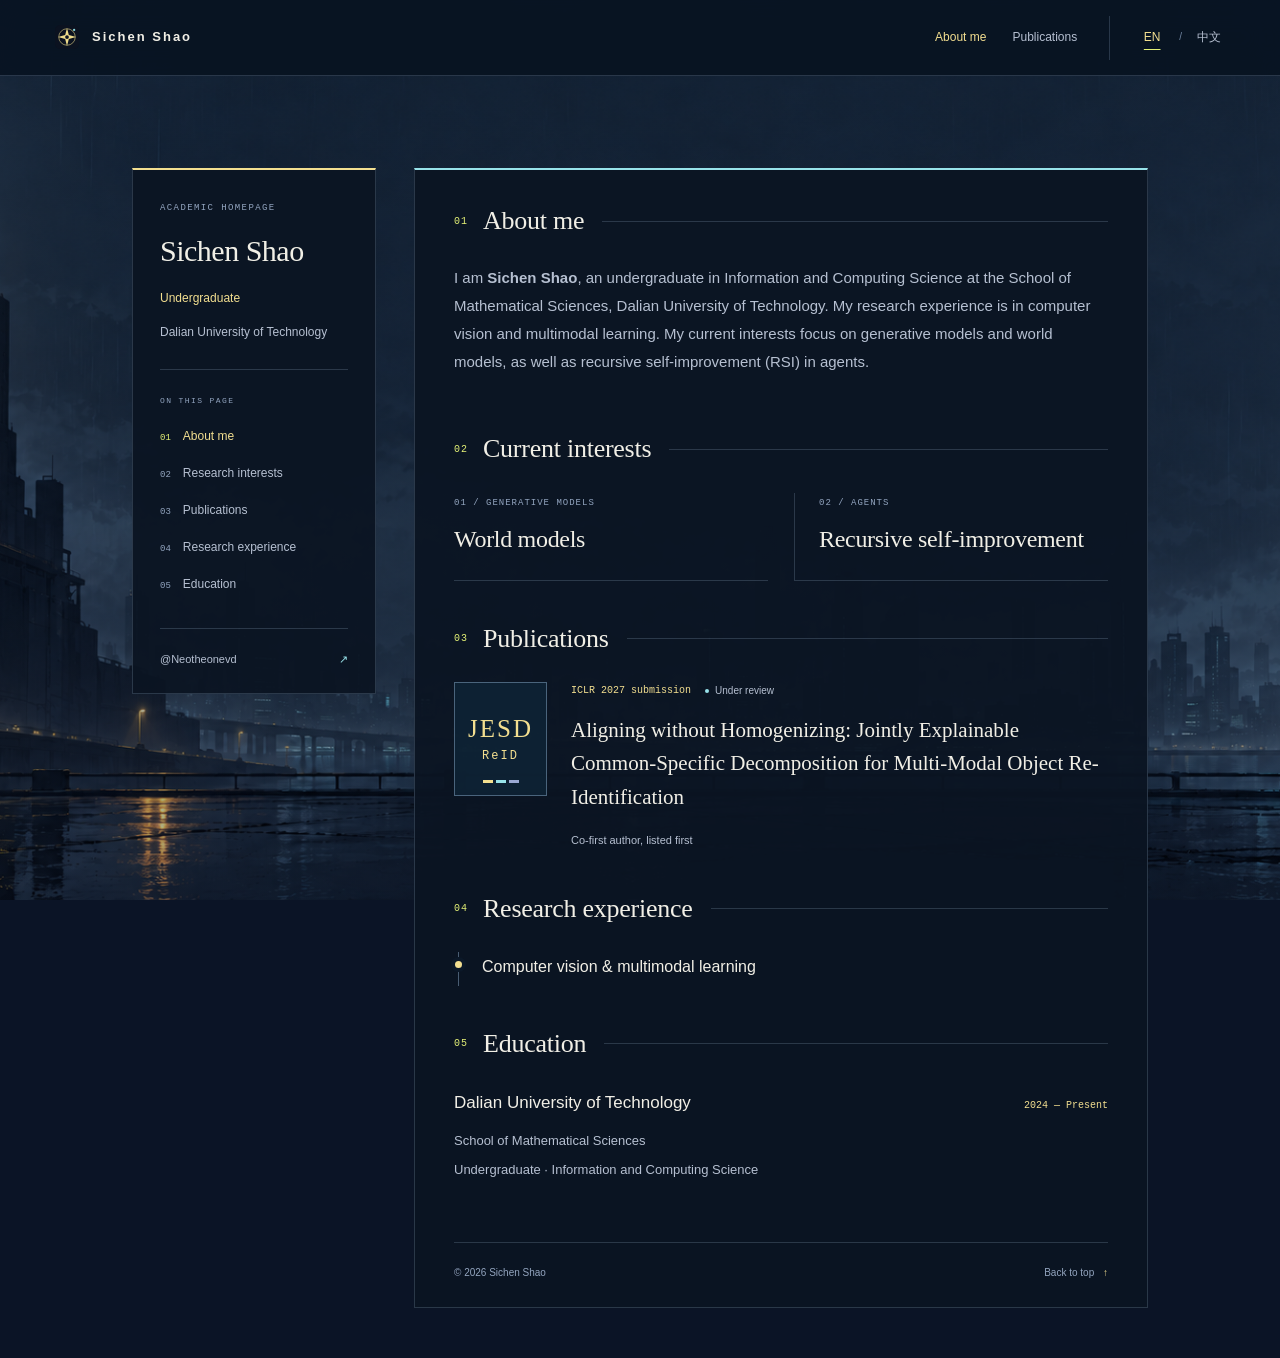
<file: index.html>
<!doctype html>
<html lang="en">
<head>
  <meta charset="utf-8">
  <meta name="viewport" content="width=device-width, initial-scale=1">
  <meta name="theme-color" content="#0b1220">
  <meta name="description" content="Sichen Shao, an undergraduate at Dalian University of Technology. Research interests: computer vision, multimodal learning, world models, and agent self-improvement.">
  <meta property="og:title" content="Sichen Shao">
  <meta property="og:type" content="website">
  <meta property="og:image" content="https://neotheonevd.github.io/assets/rain-city-david-lucy-v3.png">
  <title>Sichen Shao · ACADEMIC HOMEPAGE</title>
  <link rel="canonical" href="https://neotheonevd.github.io/">
  <link rel="alternate" hreflang="en" href="https://neotheonevd.github.io/">
  <link rel="alternate" hreflang="zh-CN" href="https://neotheonevd.github.io/zh/">
  <link rel="icon" href="assets/star.svg" type="image/svg+xml">
  <link rel="preload" as="image" href="assets/rain-city-david-lucy-v3.png">
  <link rel="stylesheet" href="styles.css">
  <script src="site.js" defer></script>
</head>
<body>
  <div class="site-background" aria-hidden="true"></div>
  <a class="skip-link" href="#main">Skip to content</a>
  <header class="masthead">
    <a class="wordmark" href="#top" aria-label="Home"><img src="assets/star.svg" width="24" height="24" alt=""><span>Sichen Shao</span></a>
    <div class="header-actions"><nav class="top-nav" aria-label="ON THIS PAGE"><a href="#about">About me</a><a href="#publications">Publications</a></nav>
      <nav class="language-switch" aria-label="Language"><a href="./" lang="en" hreflang="en" data-language-link aria-current="page">EN</a><span aria-hidden="true">/</span><a href="zh/" lang="zh-CN" hreflang="zh-CN" data-language-link>中文</a></nav>
    </div>
  </header>
  <div class="page-shell" id="top">
    <aside class="sidebar" aria-label="ACADEMIC HOMEPAGE">
      <div class="identity"><p class="eyebrow">ACADEMIC HOMEPAGE</p><h1>Sichen Shao</h1><p class="role">Undergraduate</p><p class="affiliation">Dalian University of Technology</p></div>
      <nav class="side-nav" aria-label="ON THIS PAGE"><p class="eyebrow">ON THIS PAGE</p><a href="#about" aria-current="location"><span>01</span>About me</a>
<a href="#research"><span>02</span>Research interests</a>
<a href="#publications"><span>03</span>Publications</a>
<a href="#experience"><span>04</span>Research experience</a>
<a href="#education"><span>05</span>Education</a></nav>
      <a class="sidebar-github" href="https://github.com/Neotheonevd" target="_blank" rel="noopener noreferrer"><span>@Neotheonevd</span><span aria-hidden="true">↗</span></a>
    </aside>
    <main id="main" tabindex="-1">
      <section class="section about-section" id="about" aria-labelledby="about-title"><div class="section-heading"><span class="section-number">01</span><h2 id="about-title">About me</h2><span class="heading-line"></span></div>
        <div class="about-copy">
          <p>I am <strong>Sichen Shao</strong>, an undergraduate in Information and Computing Science at the School of Mathematical Sciences, <a href="https://www.dlut.edu.cn/" target="_blank" rel="noopener noreferrer">Dalian University of Technology</a>. My research experience is in computer vision and multimodal learning. My current interests focus on generative models and world models, as well as recursive self-improvement (RSI) in agents.</p>
        </div>
      </section>
      <section class="section" id="research" aria-labelledby="research-title"><div class="section-heading"><span class="section-number">02</span><h2 id="research-title">Current interests</h2><span class="heading-line"></span></div>
        <div class="interest-grid"><article class="interest"><p class="interest-kicker">01 / GENERATIVE MODELS</p><h3>World models</h3></article><article class="interest"><p class="interest-kicker">02 / AGENTS</p><h3>Recursive self-improvement</h3></article></div>
      </section>
      <section class="section" id="publications" aria-labelledby="publications-title"><div class="section-heading"><span class="section-number">03</span><h2 id="publications-title">Publications</h2><span class="heading-line"></span></div>
        <article class="publication"><div class="publication-mark" aria-hidden="true"><span>JESD</span><small>ReID</small><div class="modality-bars"><i></i><i></i><i></i></div></div><div class="publication-body"><div class="publication-meta"><span class="venue">ICLR 2027 submission</span><span class="review-status"><span></span>Under review</span></div><h3>Aligning without Homogenizing: Jointly Explainable Common-Specific Decomposition for Multi-Modal Object Re-Identification</h3><p class="authorship">Co-first author, listed first</p>
          <!-- The owner will supply any additional paper description. -->
        </div></article>
      </section>
      <section class="section" id="experience" aria-labelledby="experience-title"><div class="section-heading"><span class="section-number">04</span><h2 id="experience-title">Research experience</h2><span class="heading-line"></span></div>
        <div class="experience-entry"><span class="timeline-point" aria-hidden="true"></span><h3>Computer vision & multimodal learning</h3>
          <!-- The owner will supply research experience details. -->
        </div>
      </section>
      <section class="section" id="education" aria-labelledby="education-title"><div class="section-heading"><span class="section-number">05</span><h2 id="education-title">Education</h2><span class="heading-line"></span></div>
        <div class="education-entry"><div class="education-top"><h3>Dalian University of Technology</h3><span class="education-date">2024 — Present</span></div><p>School of Mathematical Sciences</p><p>Undergraduate · Information and Computing Science</p></div>
      </section>
      <footer class="footer"><span>© <span id="year">2026</span> Sichen Shao</span><a href="#top">Back to top <span aria-hidden="true">↑</span></a></footer>
    </main>
  </div>
</body>
</html>
</file>
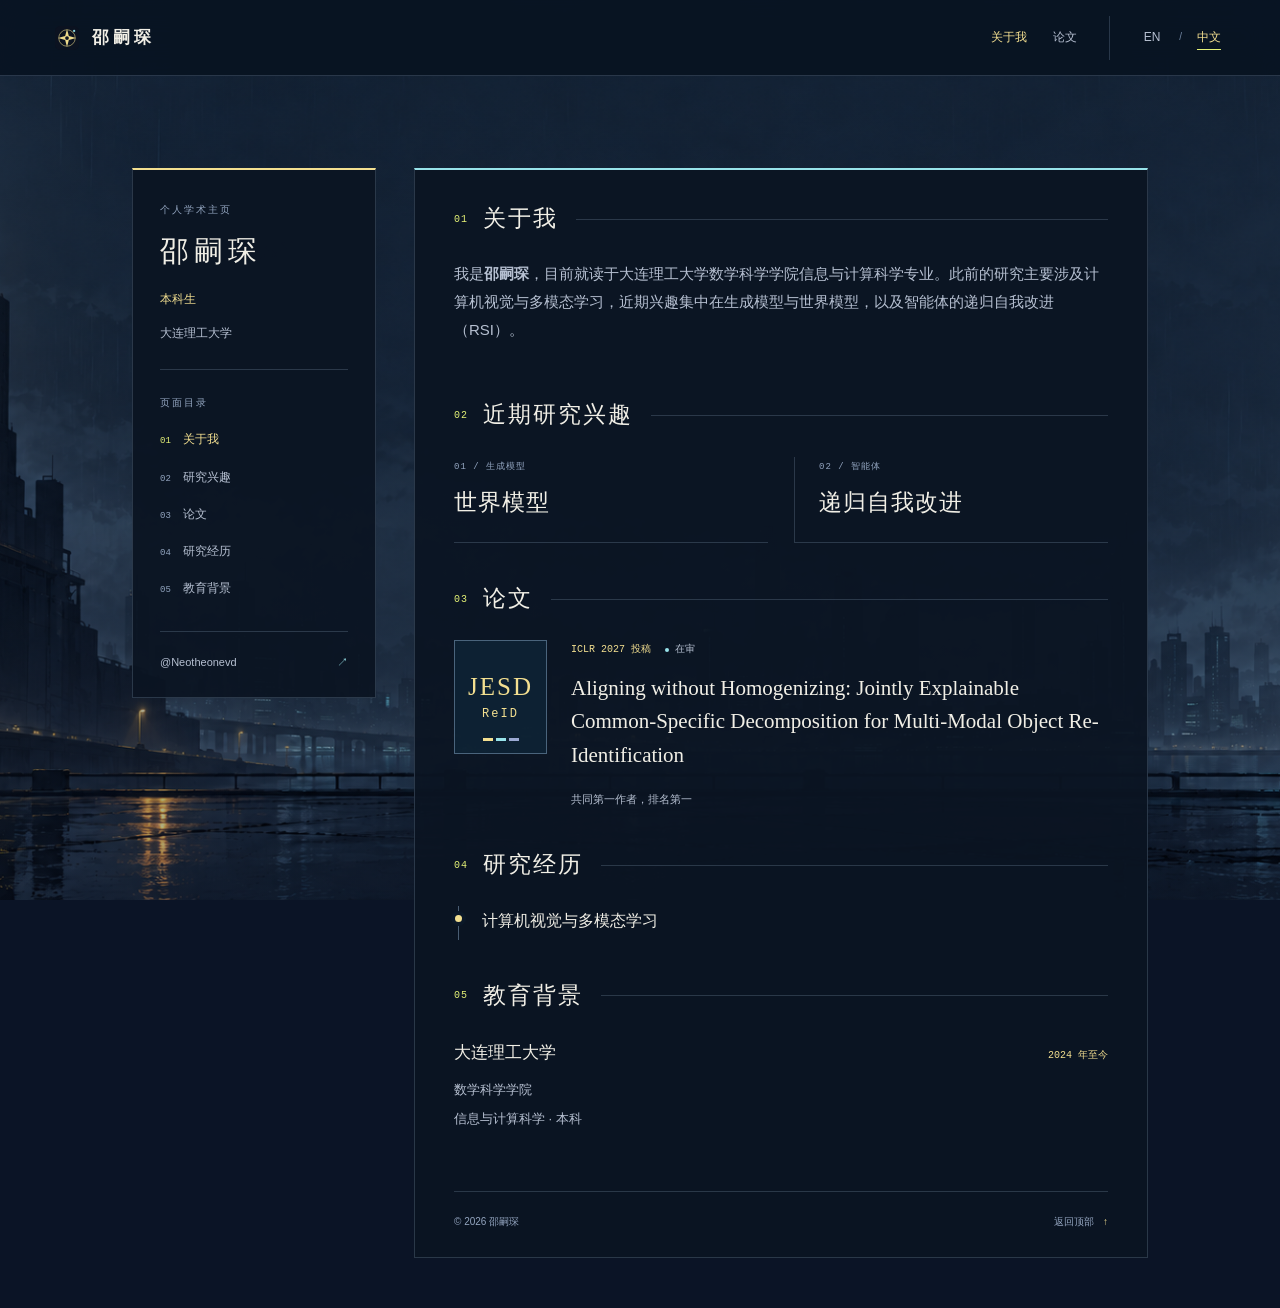
<file: zh/index.html>
<!doctype html>
<html lang="zh-CN">
<head>
  <meta charset="utf-8">
  <meta name="viewport" content="width=device-width, initial-scale=1">
  <meta name="theme-color" content="#0b1220">
  <meta name="description" content="邵嗣琛，大连理工大学信息与计算科学专业本科生。此前从事计算机视觉与多模态学习研究，近期关注生成模型、世界模型与智能体的递归自我改进。">
  <meta property="og:title" content="邵嗣琛">
  <meta property="og:type" content="website">
  <meta property="og:image" content="https://neotheonevd.github.io/assets/rain-city-david-lucy-v3.png">
  <title>邵嗣琛 · 个人学术主页</title>
  <link rel="canonical" href="https://neotheonevd.github.io/zh/">
  <link rel="alternate" hreflang="en" href="https://neotheonevd.github.io/">
  <link rel="alternate" hreflang="zh-CN" href="https://neotheonevd.github.io/zh/">
  <link rel="icon" href="../assets/star.svg" type="image/svg+xml">
  <link rel="preload" as="image" href="../assets/rain-city-david-lucy-v3.png">
  <link rel="stylesheet" href="../styles.css">
  <script src="../site.js" defer></script>
</head>
<body>
  <div class="site-background" aria-hidden="true"></div>
  <a class="skip-link" href="#main">跳转正文</a>
  <header class="masthead">
    <a class="wordmark" href="#top" aria-label="首页"><img src="../assets/star.svg" width="24" height="24" alt=""><span>邵嗣琛</span></a>
    <div class="header-actions"><nav class="top-nav" aria-label="页面目录"><a href="#about">关于我</a><a href="#publications">论文</a></nav>
      <nav class="language-switch" aria-label="Language"><a href="../" lang="en" hreflang="en" data-language-link>EN</a><span aria-hidden="true">/</span><a href="./" lang="zh-CN" hreflang="zh-CN" data-language-link aria-current="page">中文</a></nav>
    </div>
  </header>
  <div class="page-shell" id="top">
    <aside class="sidebar" aria-label="个人学术主页">
      <div class="identity"><p class="eyebrow">个人学术主页</p><h1>邵嗣琛</h1><p class="role">本科生</p><p class="affiliation">大连理工大学</p></div>
      <nav class="side-nav" aria-label="页面目录"><p class="eyebrow">页面目录</p><a href="#about" aria-current="location"><span>01</span>关于我</a>
<a href="#research"><span>02</span>研究兴趣</a>
<a href="#publications"><span>03</span>论文</a>
<a href="#experience"><span>04</span>研究经历</a>
<a href="#education"><span>05</span>教育背景</a></nav>
      <a class="sidebar-github" href="https://github.com/Neotheonevd" target="_blank" rel="noopener noreferrer"><span>@Neotheonevd</span><span aria-hidden="true">↗</span></a>
    </aside>
    <main id="main" tabindex="-1">
      <section class="section about-section" id="about" aria-labelledby="about-title"><div class="section-heading"><span class="section-number">01</span><h2 id="about-title">关于我</h2><span class="heading-line"></span></div>
        <div class="about-copy">
          <p>我是<strong>邵嗣琛</strong>，目前就读于<a href="https://www.dlut.edu.cn/" target="_blank" rel="noopener noreferrer">大连理工大学</a>数学科学学院信息与计算科学专业。此前的研究主要涉及计算机视觉与多模态学习，近期兴趣集中在生成模型与世界模型，以及智能体的递归自我改进（RSI）。</p>
        </div>
      </section>
      <section class="section" id="research" aria-labelledby="research-title"><div class="section-heading"><span class="section-number">02</span><h2 id="research-title">近期研究兴趣</h2><span class="heading-line"></span></div>
        <div class="interest-grid"><article class="interest"><p class="interest-kicker">01 / 生成模型</p><h3>世界模型</h3></article><article class="interest"><p class="interest-kicker">02 / 智能体</p><h3>递归自我改进</h3></article></div>
      </section>
      <section class="section" id="publications" aria-labelledby="publications-title"><div class="section-heading"><span class="section-number">03</span><h2 id="publications-title">论文</h2><span class="heading-line"></span></div>
        <article class="publication"><div class="publication-mark" aria-hidden="true"><span>JESD</span><small>ReID</small><div class="modality-bars"><i></i><i></i><i></i></div></div><div class="publication-body"><div class="publication-meta"><span class="venue">ICLR 2027 投稿</span><span class="review-status"><span></span>在审</span></div><h3>Aligning without Homogenizing: Jointly Explainable Common-Specific Decomposition for Multi-Modal Object Re-Identification</h3><p class="authorship">共同第一作者，排名第一</p>
          <!-- The owner will supply any additional paper description. -->
        </div></article>
      </section>
      <section class="section" id="experience" aria-labelledby="experience-title"><div class="section-heading"><span class="section-number">04</span><h2 id="experience-title">研究经历</h2><span class="heading-line"></span></div>
        <div class="experience-entry"><span class="timeline-point" aria-hidden="true"></span><h3>计算机视觉与多模态学习</h3>
          <!-- The owner will supply research experience details. -->
        </div>
      </section>
      <section class="section" id="education" aria-labelledby="education-title"><div class="section-heading"><span class="section-number">05</span><h2 id="education-title">教育背景</h2><span class="heading-line"></span></div>
        <div class="education-entry"><div class="education-top"><h3>大连理工大学</h3><span class="education-date">2024 年至今</span></div><p>数学科学学院</p><p>信息与计算科学 · 本科</p></div>
      </section>
      <footer class="footer"><span>© <span id="year">2026</span> 邵嗣琛</span><a href="#top">返回顶部 <span aria-hidden="true">↑</span></a></footer>
    </main>
  </div>
</body>
</html>
</file>
<file: styles.css>
@charset "UTF-8";
:root{color-scheme:dark;--text:#f1efe6;--muted:#b6c0d1;--faint:#93a5bf;--line:#a3c2dd35;--gold:#f3df90;--cyan:#98e3ea;--acid:#e4f176;--serif:Georgia,'Times New Roman','Noto Serif SC','Songti SC',serif;--sans:'Segoe UI','PingFang SC','Microsoft YaHei',sans-serif;--mono:'Cascadia Code',Consolas,monospace}
*{box-sizing:border-box}html{scroll-behavior:smooth;scroll-padding-top:112px}body{margin:0;background:#0b1426;color:var(--text);font:15px/1.85 var(--sans);-webkit-font-smoothing:antialiased}.site-background{position:fixed;inset:0;z-index:-1;pointer-events:none;background:linear-gradient(#07132630,#050d1f52),url('assets/rain-city-david-lucy-v3.png') center/cover no-repeat}a{color:inherit;text-decoration:none}a:focus-visible{outline:2px solid var(--acid);outline-offset:5px}::selection{background:var(--gold);color:#0b1426}p{margin:0 0 16px}.skip-link{position:fixed;top:-80px;left:20px;padding:10px 18px;z-index:100;background:var(--gold);color:#0b1426}.skip-link:focus{top:10px}
.masthead{position:sticky;top:0;z-index:10;display:flex;align-items:center;justify-content:space-between;height:76px;padding:0 4.3%;border-bottom:1px solid var(--line);background:#081322e8;backdrop-filter:blur(16px)}.wordmark{display:flex;align-items:center;gap:13px;font-size:13px;letter-spacing:2px;font-weight:600}html[lang="zh-CN"] .wordmark{font-size:17px;letter-spacing:4px}.header-actions{display:flex;align-items:center;gap:32px}.top-nav{display:flex;gap:26px;font-size:12px;color:var(--muted)}.top-nav a:hover,.top-nav .nav-active{color:var(--gold)}.language-switch{display:flex;align-items:center;gap:11px;border-left:1px solid var(--line);padding-left:26px;font-size:12px}.language-switch>a{min-width:32px;min-height:44px;display:flex;align-items:center;justify-content:center;color:var(--muted)}.language-switch>a[aria-current]{color:var(--gold);text-decoration:underline;text-decoration-color:var(--acid);text-underline-offset:8px}.language-switch>span{color:#7288a3;font-size:10px}
.page-shell{display:grid;grid-template-columns:244px minmax(0,900px);gap:38px;max-width:1330px;padding:48px 42px 50px;margin:auto;align-items:start}.sidebar{position:sticky;top:112px;padding:31px 27px 24px;border:1px solid var(--line);border-top:2px solid var(--gold);background:#081425df;backdrop-filter:blur(12px)}.identity{padding-bottom:25px;border-bottom:1px solid var(--line)}.eyebrow{color:var(--faint);font:9px/1.7 var(--mono);letter-spacing:1.4px;margin-bottom:15px}html[lang="zh-CN"] .eyebrow{letter-spacing:2px;font-family:var(--sans);font-size:10px}h1{font:400 30px/1.3 var(--serif);letter-spacing:-.5px;margin:0 0 17px}html[lang="zh-CN"] h1{font-size:29px;letter-spacing:5px}.role{font-size:12px;color:var(--gold);margin:0 0 13px}.affiliation{font-size:12px;color:var(--muted);line-height:1.8;margin:0}.side-nav{display:flex;flex-direction:column;margin-top:24px}.side-nav>.eyebrow{margin-bottom:10px;font-size:8px}.side-nav>a{display:flex;align-items:baseline;gap:12px;color:var(--muted);font-size:12px;padding:9px 0;line-height:1.6}.side-nav>a>span{color:var(--faint);font:9px var(--mono)}.side-nav>a[aria-current],.side-nav>a:hover{color:var(--gold)}.side-nav>a[aria-current]>span{color:var(--acid)}.sidebar-github{display:flex;justify-content:space-between;gap:10px;border-top:1px solid var(--line);margin-top:24px;padding-top:20px;font-size:11px;color:var(--muted)}.sidebar-github>span:last-child{color:var(--cyan)}.sidebar-github:hover{color:var(--gold)}
main{min-width:0;padding:33px 39px 0;background:#081425df;border:1px solid var(--line);border-top:2px solid var(--cyan);backdrop-filter:blur(12px)}.section{padding:32px 0 8px;scroll-margin-top:28px}.about-section{padding-top:0}.section-heading{display:flex;align-items:center;gap:15px;margin-bottom:25px}.section-number{color:var(--acid);font:10px var(--mono);letter-spacing:1px}.section-heading h2{margin:0;font:400 26px/1.4 var(--serif);letter-spacing:-.25px}html[lang="zh-CN"] .section-heading h2{font-size:23px;letter-spacing:2px}.heading-line{flex:1;height:1px;margin-left:3px;background:var(--line)}.about-copy{min-height:30px;font-size:15px;color:var(--muted)}
.interest-grid{display:grid;grid-template-columns:1fr 1fr;gap:26px}.interest{min-width:0;border-bottom:1px solid var(--line);padding:3px 0 23px}.interest+.interest{border-left:1px solid var(--line);padding-left:24px}.interest-kicker{color:var(--faint);font:9px/1.7 var(--mono);letter-spacing:1px;margin-bottom:12px}.interest h3{margin:0;font:400 24px/1.4 var(--serif);letter-spacing:-.3px}html[lang="zh-CN"] .interest h3{font-size:23px;letter-spacing:1px}.publication{display:grid;grid-template-columns:93px minmax(0,1fr);gap:24px}.publication-mark{position:relative;height:114px;border:1px solid #91b2cf77;background:#102a3f99;display:flex;flex-direction:column;align-items:center;justify-content:center;color:var(--gold)}.publication-mark>span{font:25px var(--serif);letter-spacing:2px}.publication-mark>small{font:12px var(--mono);letter-spacing:2px;margin-top:6px}.modality-bars{position:absolute;bottom:12px;display:flex;gap:3px}.modality-bars i{width:10px;height:3px;background:var(--gold)}.modality-bars i:nth-child(2){background:var(--cyan)}.modality-bars i:nth-child(3){background:#9ba9d3}.publication-meta{display:flex;flex-wrap:wrap;align-items:center;gap:14px;margin-bottom:13px}.venue{font:10px/1.6 var(--mono);color:var(--gold)}.review-status{display:flex;align-items:center;gap:6px;font-size:10px;color:var(--muted)}.review-status>span{height:4px;width:4px;border-radius:50%;background:var(--cyan)}.publication h3{margin:0 0 16px;font:400 21px/1.6 var(--serif);overflow-wrap:break-word}.authorship{color:var(--muted);font-size:11px;margin:0}.experience-entry{position:relative;border-left:1px solid #91b2cf77;margin-left:4px;padding:0 0 4px 23px}.timeline-point{position:absolute;top:9px;left:-4px;height:7px;width:7px;border-radius:50%;background:var(--gold);box-shadow:0 0 0 4px #0b1828}.experience-entry h3{font-size:16px;font-weight:500;margin:0}.education-entry{padding-bottom:10px}.education-top{display:flex;align-items:baseline;justify-content:space-between;gap:15px;margin-bottom:10px}.education-top h3{font-weight:500;font-size:17px;margin:0}.education-date{white-space:nowrap;color:var(--gold);font:10px var(--mono)}.education-entry>p{font-size:13px;color:var(--muted);margin:5px 0}.footer{display:flex;align-items:center;justify-content:space-between;flex-wrap:wrap;gap:15px;margin-top:37px;padding:21px 0 25px;border-top:1px solid var(--line);color:var(--faint);font-size:10px}.footer a:hover,.footer a>span{color:var(--gold)}.footer a>span{margin-left:6px}
@media(min-width:1500px){.page-shell{max-width:1420px;grid-template-columns:255px minmax(0,1000px);gap:46px}main{padding:40px 46px 0}}
@media(max-width:1100px){.page-shell{grid-template-columns:210px minmax(0,1fr);padding:35px 28px;gap:25px}.sidebar{padding:26px 22px}main{padding:29px 27px 0}.publication{grid-template-columns:75px minmax(0,1fr);gap:18px}.publication-mark{height:100px}.publication h3{font-size:19px}.interest h3{font-size:21px}.education-top{display:block}.education-date{display:block;margin-top:8px}}
@media(max-width:760px){html{scroll-padding-top:91px}.site-background{background-position:64% center}.masthead{height:66px;padding:0 21px}.wordmark{font-size:11px;letter-spacing:1.2px;gap:9px}html[lang="zh-CN"] .wordmark{font-size:15px}.wordmark img{width:21px;height:21px}.top-nav{display:none}.header-actions{gap:0}.language-switch{padding-left:0;border-left:0;gap:8px;font-size:12px}.page-shell{display:block;max-width:650px;padding:25px 18px 34px}.sidebar{position:static;margin:0 0 24px;padding:24px 23px 0}.identity{border-bottom:0;padding-bottom:4px}.identity>.eyebrow{font-size:8px;margin-bottom:10px}h1{font-size:29px;margin-bottom:11px}.role{display:inline;font-size:11px;margin:0 13px 0 0}.affiliation{display:inline;font-size:11px}.side-nav{flex-direction:row;white-space:nowrap;overflow-x:auto;gap:22px;margin-top:19px;padding:13px 0;border-top:1px solid var(--line);scrollbar-width:thin;scrollbar-color:#eedb8b66 transparent}.side-nav>.eyebrow{display:none}.side-nav>a{font-size:11px;gap:7px;padding:5px 0}.side-nav>a>span{font-size:8px}.sidebar-github{margin:0;padding:13px 0 16px;font-size:11px}main{padding:25px 22px 0}.section{padding:29px 0 6px}.about-section{padding-top:0}.section-heading{gap:11px;margin-bottom:21px}.section-heading h2{font-size:23px}html[lang="zh-CN"] .section-heading h2{font-size:21px}.section-number{font-size:9px}.about-copy{min-height:24px;font-size:14px}.interest-grid{gap:18px}.interest+.interest{padding-left:17px}.interest-kicker{font-size:8px;letter-spacing:.4px;margin-bottom:10px}.interest h3,html[lang="zh-CN"] .interest h3{font-size:21px}.publication{display:block}.publication-mark{display:none}.publication-meta{gap:12px}.venue,.review-status{font-size:10px}.publication h3{font-size:21px;line-height:1.6}.authorship{font-size:11px}.experience-entry{padding-left:19px}.experience-entry h3{font-size:15px}.education-top h3{font-size:16px}.education-entry>p{font-size:12px}.footer{margin-top:27px;font-size:10px;gap:10px}}
@media(max-width:370px){.masthead{padding:0 17px}.wordmark{letter-spacing:.5px;font-size:10px}.page-shell{padding-left:13px;padding-right:13px}.sidebar,main{padding-left:19px;padding-right:19px}.interest-grid{grid-template-columns:1fr;gap:15px}.interest+.interest{padding-left:0;border-left:0}}
@media(prefers-reduced-motion:reduce){html{scroll-behavior:auto}}

/* Give the city background breathing room around the reading panels. */
main{background:#081425d4;backdrop-filter:blur(7px)}
@media(min-width:761px){.page-shell{padding-top:92px}}
@media(max-width:760px){.site-background{background-position:90% center}}

/* Quiet reading surfaces keep the two billboards in the background. */
main,.sidebar{background:#0b1522f0;backdrop-filter:none}
@media(min-width:1101px){.page-shell{max-width:1100px}}
</file>
